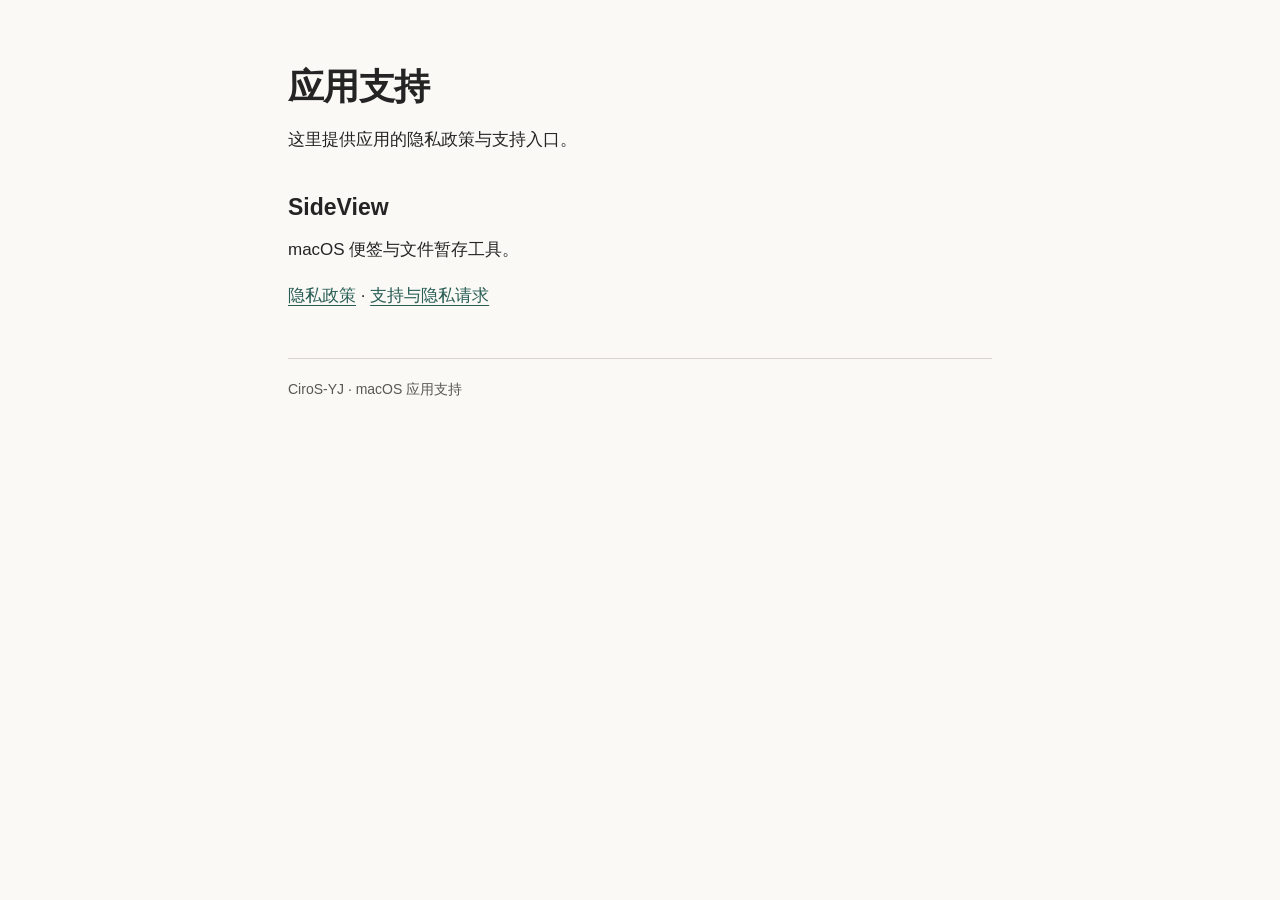
<file: index.html>
<!doctype html>
<html lang="zh-CN"><head><meta charset="utf-8"><meta name="viewport" content="width=device-width,initial-scale=1"><title>应用支持 · CiroS-YJ</title><link rel="stylesheet" href="style.css"></head><body><main><h1>应用支持</h1><p>这里提供应用的隐私政策与支持入口。</p><h2>SideView</h2><p>macOS 便签与文件暂存工具。</p><p><a href="sideview/privacy/">隐私政策</a> · <a href="https://github.com/CiroS-YJ/app-support/issues">支持与隐私请求</a></p><footer>CiroS-YJ · macOS 应用支持</footer></main></body></html>
</file>
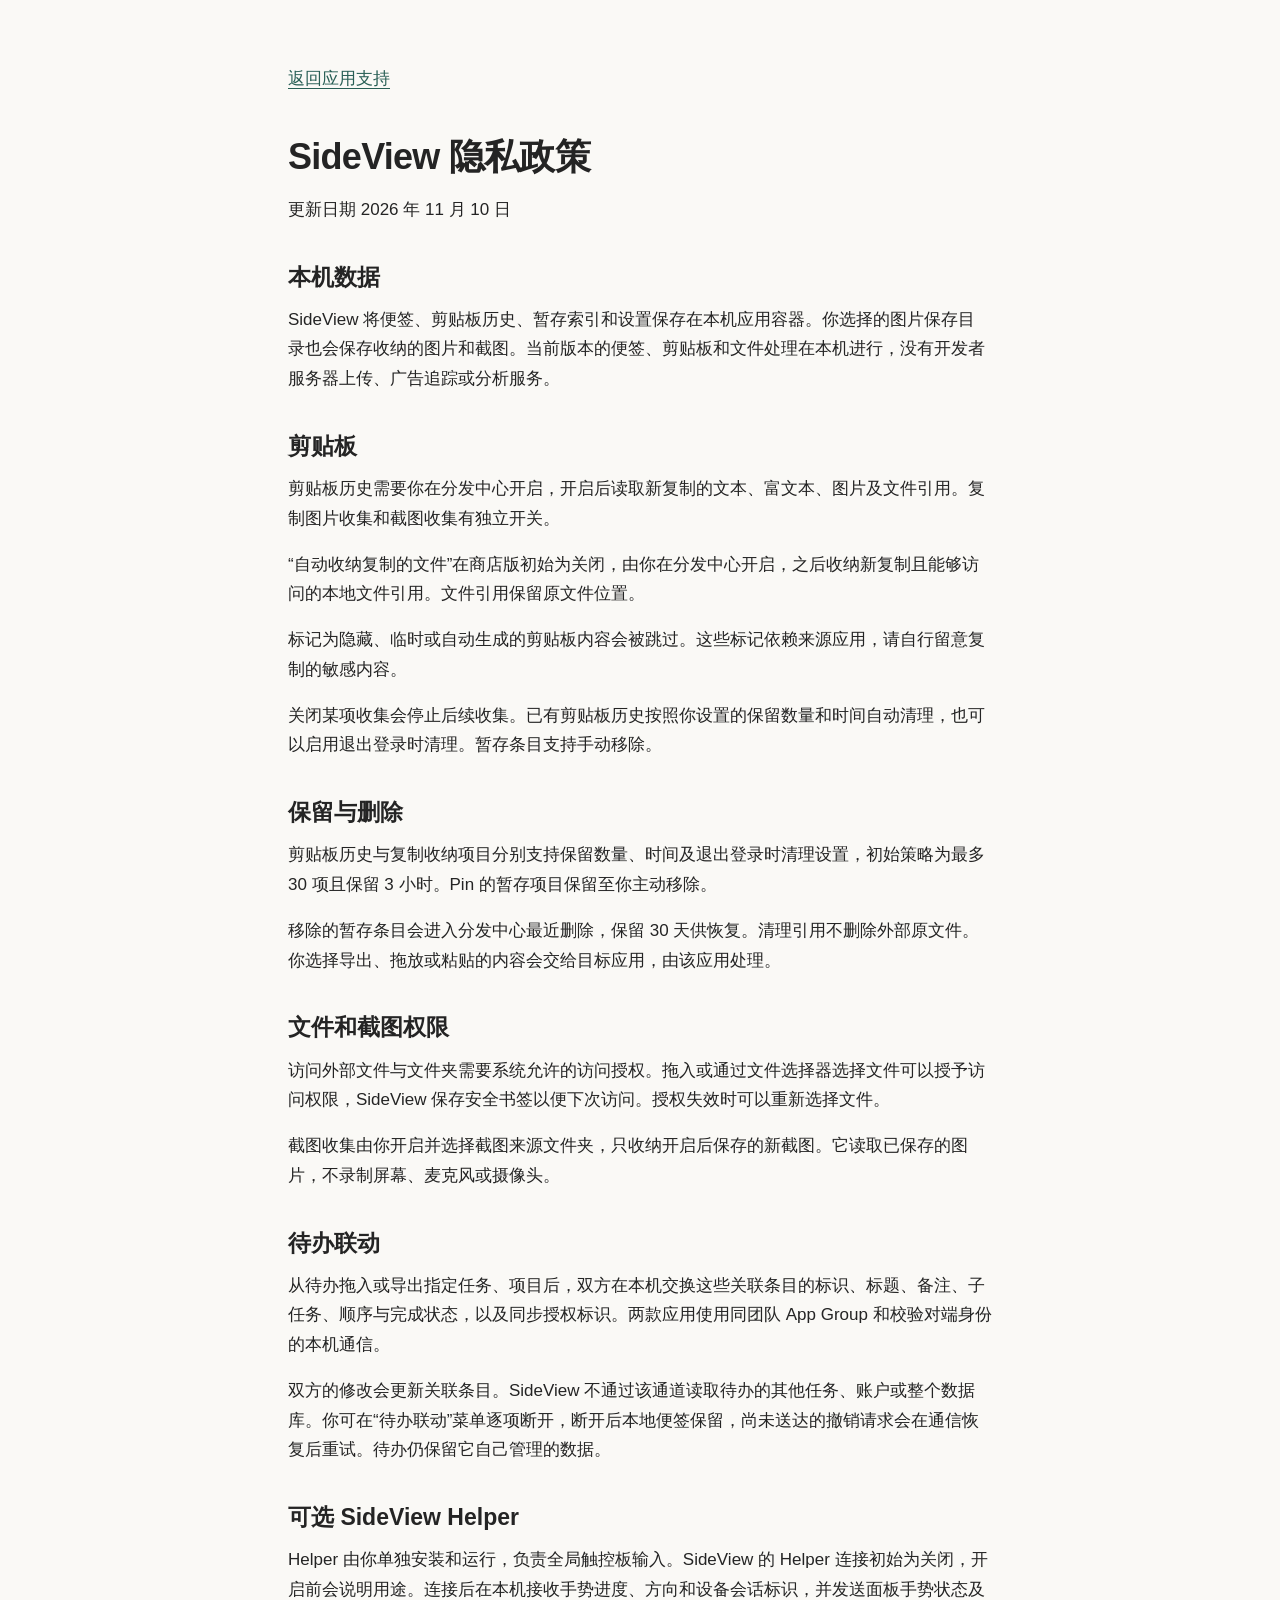
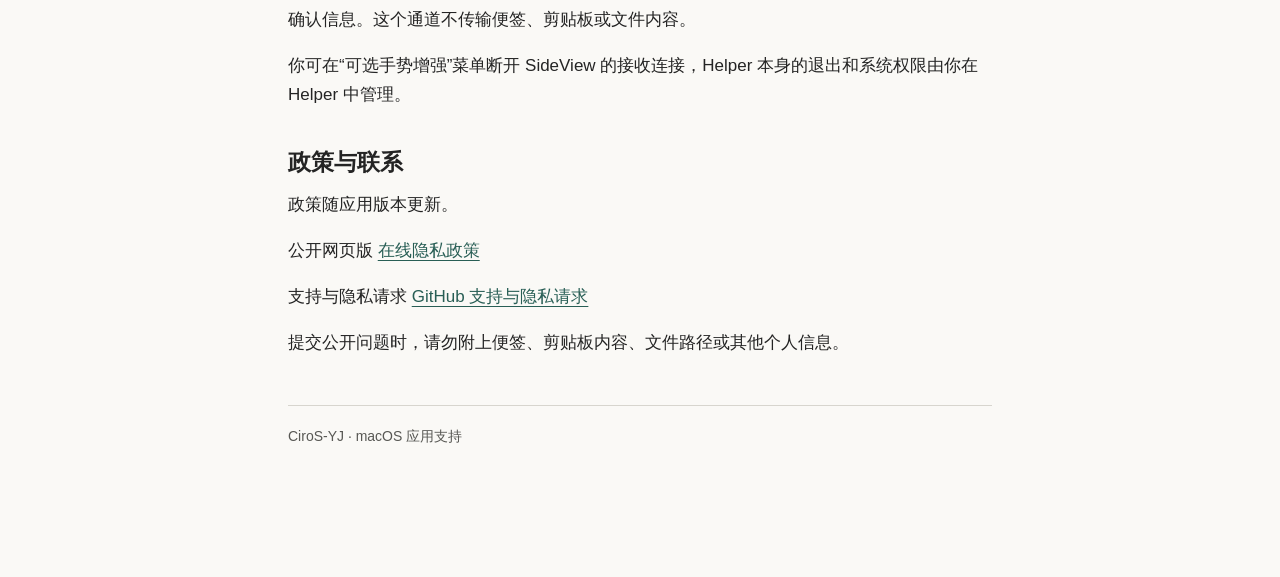
<file: sideview/privacy/index.html>
<!doctype html>
<html lang="zh-CN"><head><meta charset="utf-8"><meta name="viewport" content="width=device-width,initial-scale=1"><title>SideView 隐私政策 · CiroS-YJ</title><link rel="stylesheet" href="../../style.css"></head><body><main><nav><a href="../../">返回应用支持</a></nav><h1>SideView 隐私政策</h1><p>更新日期 2026 年 11 月 10 日</p><section><h2>本机数据</h2><p>SideView 将便签、剪贴板历史、暂存索引和设置保存在本机应用容器。你选择的图片保存目录也会保存收纳的图片和截图。当前版本的便签、剪贴板和文件处理在本机进行，没有开发者服务器上传、广告追踪或分析服务。</p></section><section><h2>剪贴板</h2><p>剪贴板历史需要你在分发中心开启，开启后读取新复制的文本、富文本、图片及文件引用。复制图片收集和截图收集有独立开关。</p><p>“自动收纳复制的文件”在商店版初始为关闭，由你在分发中心开启，之后收纳新复制且能够访问的本地文件引用。文件引用保留原文件位置。</p><p>标记为隐藏、临时或自动生成的剪贴板内容会被跳过。这些标记依赖来源应用，请自行留意复制的敏感内容。</p><p>关闭某项收集会停止后续收集。已有剪贴板历史按照你设置的保留数量和时间自动清理，也可以启用退出登录时清理。暂存条目支持手动移除。</p></section><section><h2>保留与删除</h2><p>剪贴板历史与复制收纳项目分别支持保留数量、时间及退出登录时清理设置，初始策略为最多 30 项且保留 3 小时。Pin 的暂存项目保留至你主动移除。</p><p>移除的暂存条目会进入分发中心最近删除，保留 30 天供恢复。清理引用不删除外部原文件。你选择导出、拖放或粘贴的内容会交给目标应用，由该应用处理。</p></section><section><h2>文件和截图权限</h2><p>访问外部文件与文件夹需要系统允许的访问授权。拖入或通过文件选择器选择文件可以授予访问权限，SideView 保存安全书签以便下次访问。授权失效时可以重新选择文件。</p><p>截图收集由你开启并选择截图来源文件夹，只收纳开启后保存的新截图。它读取已保存的图片，不录制屏幕、麦克风或摄像头。</p></section><section><h2>待办联动</h2><p>从待办拖入或导出指定任务、项目后，双方在本机交换这些关联条目的标识、标题、备注、子任务、顺序与完成状态，以及同步授权标识。两款应用使用同团队 App Group 和校验对端身份的本机通信。</p><p>双方的修改会更新关联条目。SideView 不通过该通道读取待办的其他任务、账户或整个数据库。你可在“待办联动”菜单逐项断开，断开后本地便签保留，尚未送达的撤销请求会在通信恢复后重试。待办仍保留它自己管理的数据。</p></section><section><h2>可选 SideView Helper</h2><p>Helper 由你单独安装和运行，负责全局触控板输入。SideView 的 Helper 连接初始为关闭，开启前会说明用途。连接后在本机接收手势进度、方向和设备会话标识，并发送面板手势状态及确认信息。这个通道不传输便签、剪贴板或文件内容。</p><p>你可在“可选手势增强”菜单断开 SideView 的接收连接，Helper 本身的退出和系统权限由你在 Helper 中管理。</p></section><section><h2>政策与联系</h2><p>政策随应用版本更新。</p><p>公开网页版 <a href="https://ciros-yj.github.io/app-support/sideview/privacy/">在线隐私政策</a></p><p>支持与隐私请求 <a href="https://github.com/CiroS-YJ/app-support/issues">GitHub 支持与隐私请求</a></p><p>提交公开问题时，请勿附上便签、剪贴板内容、文件路径或其他个人信息。</p></section><footer>CiroS-YJ · macOS 应用支持</footer></main></body></html>
</file>
<file: style.css>
*{box-sizing:border-box}html{color-scheme:light dark}body{margin:0;background:#faf9f6;color:#242424;font:17px/1.75 -apple-system,BlinkMacSystemFont,"Segoe UI",sans-serif}main{max-width:760px;margin:64px auto;padding:0 28px 64px}nav{margin-bottom:40px}h1{font-size:36px;line-height:1.25;font-weight:650;letter-spacing:-.02em;margin:0 0 16px}h2{font-size:23px;line-height:1.4;margin:36px 0 12px}p{margin:0 0 16px}a{color:#285e55;text-underline-offset:4px}a:focus-visible{outline:2px solid currentColor;outline-offset:5px}footer{margin-top:48px;border-top:1px solid #d7d5ce;padding-top:18px;font-size:14px;color:#585854}@media(max-width:600px){main{margin:32px auto;padding:0 22px 40px}h1{font-size:30px}}@media(prefers-color-scheme:dark){body{background:#171916;color:#e9e9e1}a{color:#a6d2c0}footer{color:#b6b8ae;border-color:#44483e}}
</file>
